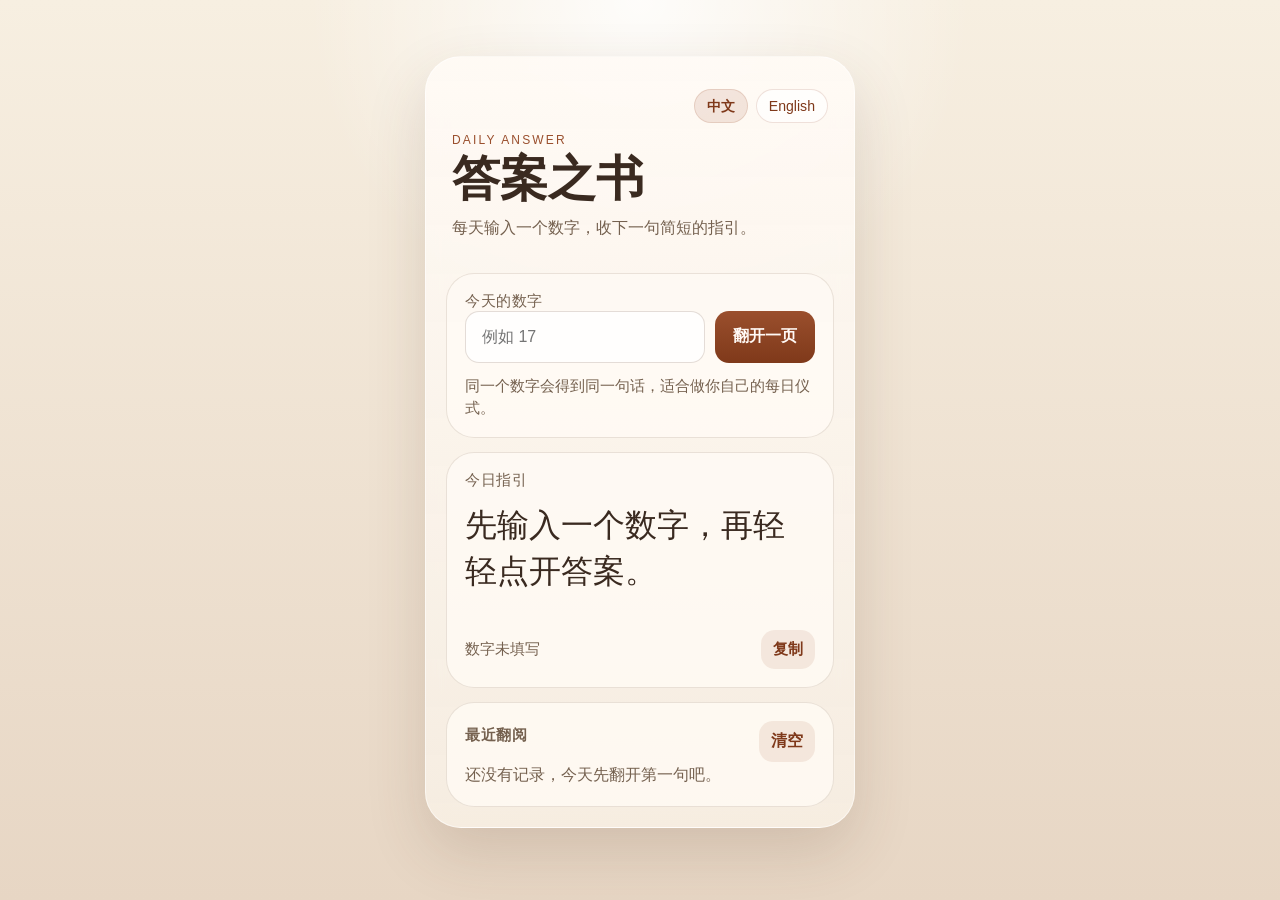
<file: index.html>
<!DOCTYPE html>
<html lang="zh-CN">
<head>
  <meta charset="UTF-8">
  <meta name="viewport" content="width=device-width, initial-scale=1.0, viewport-fit=cover">
  <meta name="theme-color" content="#f4efe6">
  <title>答案之书</title>
  <link rel="icon" href="./icon.svg" type="image/svg+xml">
  <link rel="apple-touch-icon" href="./icon.svg">
  <link rel="manifest" href="./manifest.webmanifest">
  <link rel="stylesheet" href="./style.css">
</head>
<body>
  <main class="app-shell">
    <section class="phone-frame">
      <header class="hero">
        <div class="language-switch">
          <span class="language-pill active">中文</span>
          <a class="language-pill" href="./index-en.html">English</a>
        </div>
        <p class="eyebrow">Daily Answer</p>
        <h1>答案之书</h1>
        <p class="subtitle">每天输入一个数字，收下一句简短的指引。</p>
      </header>

      <section class="panel input-panel">
        <label class="field-label" for="lucky-number">今天的数字</label>
        <div class="input-row">
          <input id="lucky-number" name="lucky-number" type="number" inputmode="numeric" placeholder="例如 17">
          <button id="answer-btn" type="button">翻开一页</button>
        </div>
        <p class="hint">同一个数字会得到同一句话，适合做你自己的每日仪式。</p>
      </section>

      <section class="panel answer-panel">
        <p class="answer-label">今日指引</p>
        <blockquote id="answer-text">先输入一个数字，再轻轻点开答案。</blockquote>
        <div class="meta-row">
          <span id="answer-number">数字未填写</span>
          <button id="copy-btn" type="button" class="ghost-btn">复制</button>
        </div>
      </section>

      <section class="panel history-panel">
        <div class="section-head">
          <h2>最近翻阅</h2>
          <button id="clear-btn" type="button" class="ghost-btn">清空</button>
        </div>
        <ul id="history-list" class="history-list">
          <li class="empty-state">还没有记录，今天先翻开第一句吧。</li>
        </ul>
      </section>
    </section>
  </main>

  <script src="./script.js"></script>
</body>
</html>
</file>
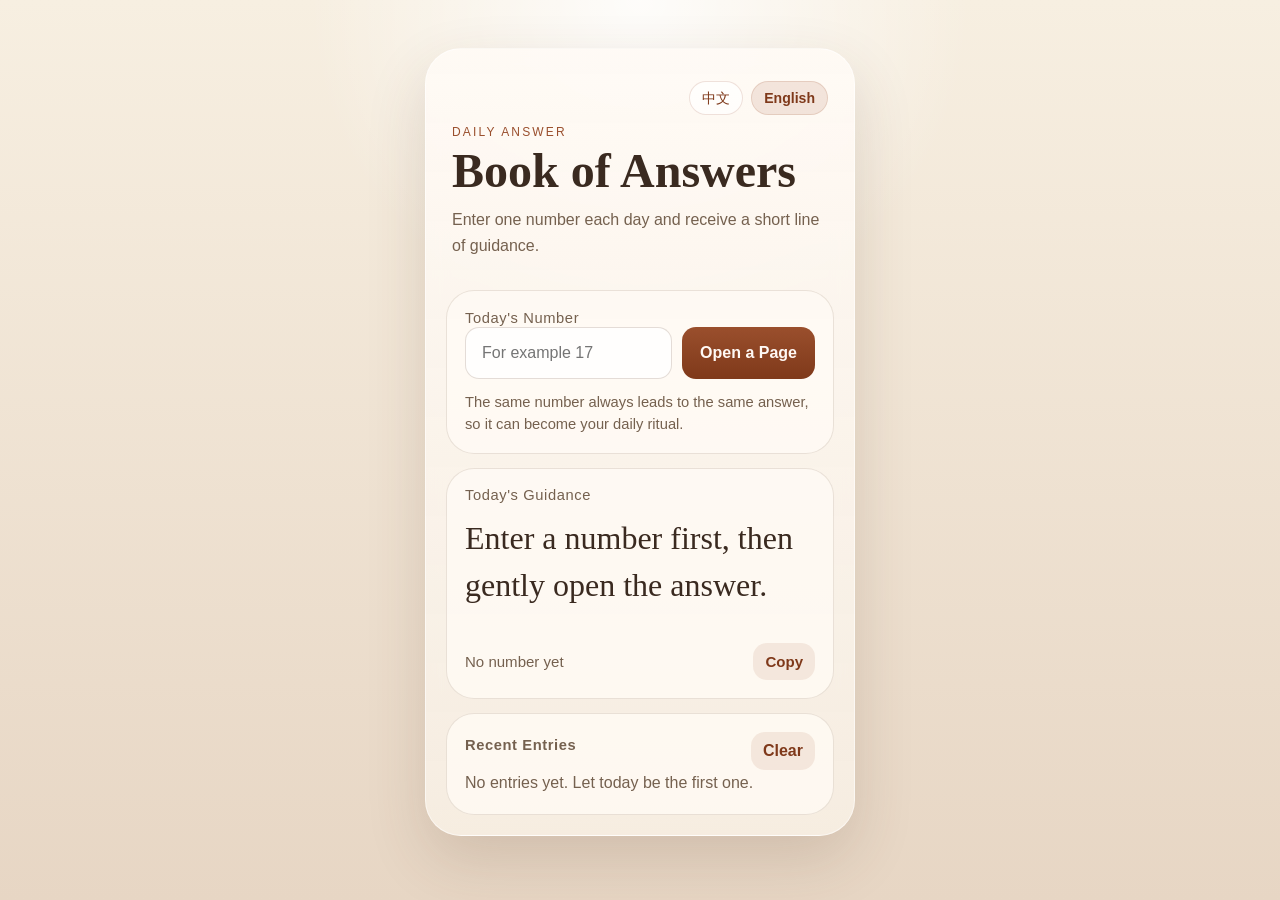
<file: index-en.html>
<!DOCTYPE html>
<html lang="en">
<head>
  <meta charset="UTF-8">
  <meta name="viewport" content="width=device-width, initial-scale=1.0, viewport-fit=cover">
  <meta name="theme-color" content="#f4efe6">
  <title>Book of Answers</title>
  <link rel="icon" href="./icon.svg" type="image/svg+xml">
  <link rel="apple-touch-icon" href="./icon.svg">
  <link rel="manifest" href="./manifest-en.webmanifest">
  <link rel="stylesheet" href="./style.css">
</head>
<body>
  <main class="app-shell">
    <section class="phone-frame">
      <header class="hero">
        <div class="language-switch">
          <a class="language-pill" href="./index.html">中文</a>
          <span class="language-pill active">English</span>
        </div>
        <p class="eyebrow">Daily Answer</p>
        <h1>Book of Answers</h1>
        <p class="subtitle">Enter one number each day and receive a short line of guidance.</p>
      </header>

      <section class="panel input-panel">
        <label class="field-label" for="lucky-number">Today's Number</label>
        <div class="input-row">
          <input id="lucky-number" name="lucky-number" type="number" inputmode="numeric" placeholder="For example 17">
          <button id="answer-btn" type="button">Open a Page</button>
        </div>
        <p class="hint">The same number always leads to the same answer, so it can become your daily ritual.</p>
      </section>

      <section class="panel answer-panel">
        <p class="answer-label">Today's Guidance</p>
        <blockquote id="answer-text">Enter a number first, then gently open the answer.</blockquote>
        <div class="meta-row">
          <span id="answer-number">No number yet</span>
          <button id="copy-btn" type="button" class="ghost-btn">Copy</button>
        </div>
      </section>

      <section class="panel history-panel">
        <div class="section-head">
          <h2>Recent Entries</h2>
          <button id="clear-btn" type="button" class="ghost-btn">Clear</button>
        </div>
        <ul id="history-list" class="history-list">
          <li class="empty-state">No entries yet. Let today be the first one.</li>
        </ul>
      </section>
    </section>
  </main>

  <script src="./script-en.js"></script>
</body>
</html>
</file>
<file: style.css>
:root {
  color-scheme: light;
  --bg-top: #f7efe1;
  --bg-bottom: #e7d6c4;
  --panel: rgba(255, 250, 244, 0.82);
  --panel-border: rgba(110, 78, 55, 0.14);
  --text-main: #3a2a20;
  --text-soft: #75614f;
  --accent: #9a4f2d;
  --accent-strong: #7f391a;
  --shadow: 0 24px 60px rgba(90, 59, 38, 0.16);
  --radius-xl: 28px;
  --radius-lg: 20px;
  --radius-md: 14px;
  --font-display: "Georgia", "Times New Roman", serif;
  --font-body: "Segoe UI", "PingFang SC", "Hiragino Sans GB", sans-serif;
}

* {
  box-sizing: border-box;
}

body {
  margin: 0;
  min-height: 100vh;
  font-family: var(--font-body);
  color: var(--text-main);
  background:
    radial-gradient(circle at top, rgba(255, 255, 255, 0.85), transparent 30%),
    linear-gradient(180deg, var(--bg-top), var(--bg-bottom));
}

button,
input {
  font: inherit;
}

.app-shell {
  min-height: 100vh;
  display: grid;
  place-items: center;
  padding: 24px 16px 40px;
}

.phone-frame {
  width: min(100%, 430px);
  border-radius: 36px;
  padding: 20px;
  background: linear-gradient(180deg, rgba(255, 250, 245, 0.94), rgba(247, 239, 228, 0.88));
  border: 1px solid rgba(255, 255, 255, 0.55);
  box-shadow: var(--shadow);
  backdrop-filter: blur(10px);
}

.hero {
  padding: 12px 6px 18px;
}

.language-switch {
  display: flex;
  justify-content: flex-end;
  gap: 8px;
  margin-bottom: 10px;
}

.language-pill {
  display: inline-flex;
  align-items: center;
  justify-content: center;
  min-height: 34px;
  padding: 0 12px;
  border-radius: 999px;
  border: 1px solid rgba(154, 79, 45, 0.16);
  background: rgba(255, 255, 255, 0.64);
  color: var(--accent-strong);
  text-decoration: none;
  font-size: 0.88rem;
}

.language-pill.active {
  background: rgba(154, 79, 45, 0.12);
  font-weight: 700;
}

.eyebrow {
  margin: 0 0 8px;
  color: var(--accent);
  letter-spacing: 0.18em;
  text-transform: uppercase;
  font-size: 0.75rem;
}

.hero h1 {
  margin: 0;
  font-family: var(--font-display);
  font-size: clamp(2.2rem, 7vw, 3rem);
  line-height: 1;
}

.subtitle {
  margin: 12px 0 0;
  color: var(--text-soft);
  line-height: 1.6;
}

.panel {
  background: var(--panel);
  border: 1px solid var(--panel-border);
  border-radius: var(--radius-xl);
  padding: 18px;
  margin-top: 14px;
}

.field-label,
.answer-label,
.section-head h2 {
  font-size: 0.92rem;
  letter-spacing: 0.04em;
  color: var(--text-soft);
  margin: 0 0 12px;
}

.input-row {
  display: grid;
  grid-template-columns: 1fr auto;
  gap: 10px;
}

input {
  width: 100%;
  border: 1px solid rgba(122, 87, 62, 0.2);
  border-radius: var(--radius-md);
  padding: 15px 16px;
  background: rgba(255, 255, 255, 0.85);
  color: var(--text-main);
  outline: none;
}

input:focus {
  border-color: rgba(154, 79, 45, 0.5);
  box-shadow: 0 0 0 4px rgba(154, 79, 45, 0.1);
}

button {
  border: none;
  border-radius: var(--radius-md);
  padding: 0 18px;
  min-height: 52px;
  background: linear-gradient(180deg, var(--accent), var(--accent-strong));
  color: #fff9f5;
  font-weight: 700;
  cursor: pointer;
  transition: transform 160ms ease, opacity 160ms ease;
}

button:active {
  transform: translateY(1px) scale(0.99);
}

.ghost-btn {
  min-height: auto;
  padding: 10px 12px;
  background: rgba(154, 79, 45, 0.1);
  color: var(--accent-strong);
  font-weight: 600;
}

.hint {
  margin: 12px 0 0;
  color: var(--text-soft);
  font-size: 0.92rem;
  line-height: 1.5;
}

.answer-panel blockquote {
  margin: 0;
  min-height: 110px;
  font-family: var(--font-display);
  font-size: clamp(1.5rem, 5vw, 2rem);
  line-height: 1.45;
}

.meta-row,
.section-head,
.history-item {
  display: flex;
  align-items: center;
  justify-content: space-between;
  gap: 12px;
}

.meta-row {
  margin-top: 18px;
  color: var(--text-soft);
  font-size: 0.94rem;
}

.history-list {
  list-style: none;
  padding: 0;
  margin: 0;
  display: grid;
  gap: 12px;
}

.history-item {
  padding: 12px 0;
  border-top: 1px solid rgba(122, 87, 62, 0.1);
}

.history-item:first-child {
  border-top: none;
  padding-top: 0;
}

.history-number {
  font-weight: 700;
  color: var(--accent-strong);
}

.history-answer {
  flex: 1;
  text-align: right;
  color: var(--text-main);
}

.empty-state {
  color: var(--text-soft);
  line-height: 1.6;
}

@media (max-width: 420px) {
  .phone-frame {
    padding: 16px;
    border-radius: 28px;
  }

  .input-row {
    grid-template-columns: 1fr;
  }

  button {
    width: 100%;
  }
}
</file>
